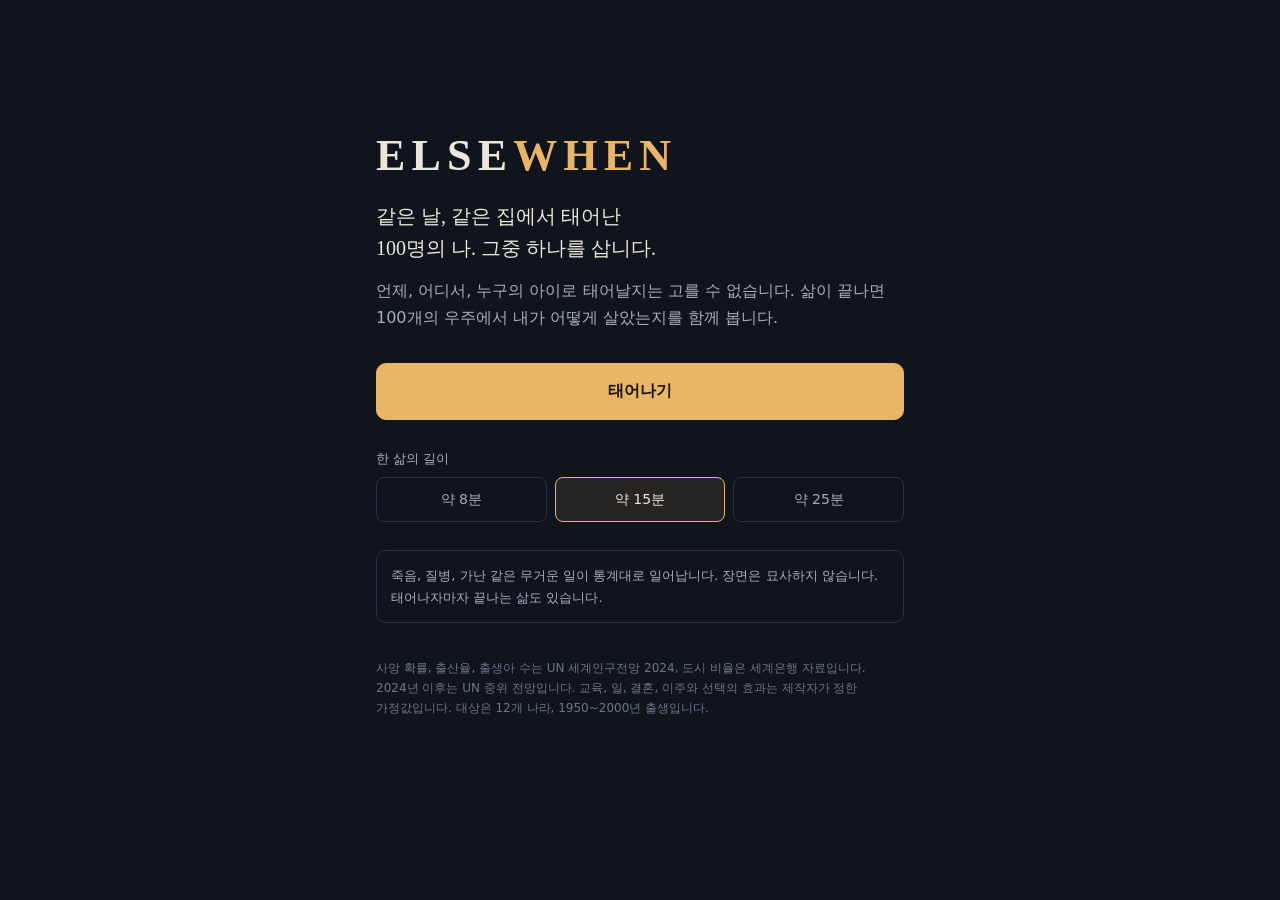
<file: index.html>
<!doctype html>
<html lang="ko">
<head>
<meta charset="utf-8">
<meta name="viewport" content="width=device-width, initial-scale=1">
<meta name="theme-color" content="#10141d">
<meta name="description" content="같은 날, 같은 집에서 태어난 100명의 나. 그중 하나를 삽니다. 실제 인구 통계로 돌아가는 평행우주 인생 시뮬레이션.">
<title>ELSEWHEN</title>
<link rel="stylesheet" href="style.css">
</head>
<body>
<main id="app" class="app">
  <p class="loading">불러오는 중…</p>
</main>
<div id="overlay" class="overlay" hidden></div>
<script type="module" src="js/ui.js"></script>
</body>
</html>
</file>
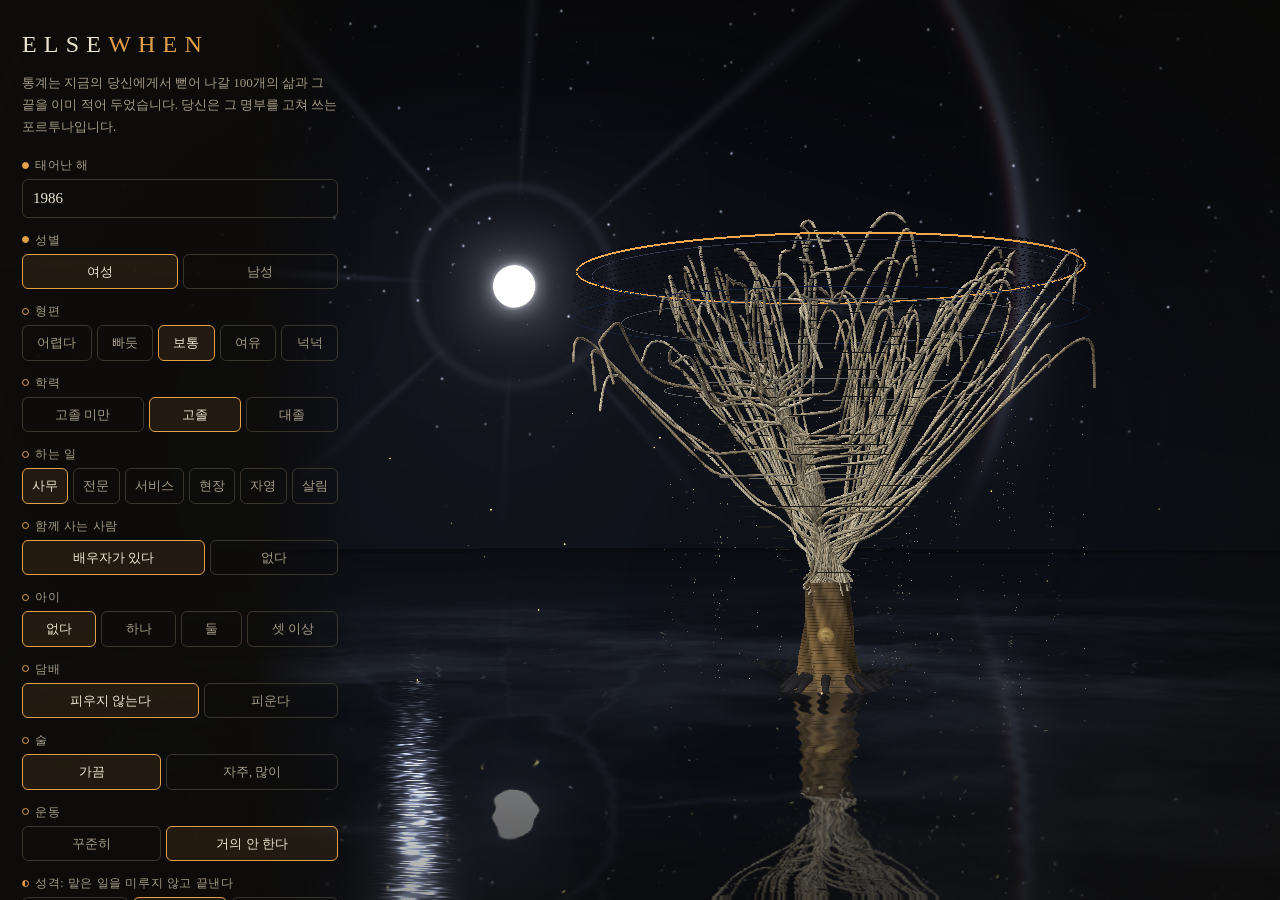
<file: fortuna.html>
<!doctype html>
<html lang="ko">
<head>
<meta charset="utf-8">
<meta name="viewport" content="width=device-width, initial-scale=1, viewport-fit=cover">
<meta name="theme-color" content="#0d0c0a">
<title>ELSEWHEN</title>
<style>
  :root { --ink: #ece4d2; --soft: #a39a86; --dim: #6b6558; --amber: #e2a04a; --line: #3a352c; --bg: #0d0c0a; }
  * { box-sizing: border-box; }
  html, body { height: 100%; margin: 0; background: var(--bg); color: var(--ink); overflow: hidden; }
  body { font: 15px/1.5 "Noto Serif KR", "Nanum Myeongjo", "AppleMyungjo", "Batang", Georgia, serif; -webkit-user-select: none; user-select: none; }
  canvas { position: fixed; inset: 0; width: 100%; height: 100%; display: block; touch-action: none; }
  .vignette { position: fixed; inset: 0; pointer-events: none; background: radial-gradient(ellipse at 50% 50%, rgba(13,12,10,0) 50%, rgba(13,12,10,0.8) 100%); }
  #hud { position: fixed; inset: 0; pointer-events: none; }
  .fade { opacity: 0; transition: opacity 0.9s; }
  .show { opacity: 1 !important; }
  [hidden] { display: none !important; }

  /* 입력 */
  #form { position: fixed; left: 0; top: 0; bottom: 0; width: min(360px, 100%); padding: 26px 22px 26px; overflow-y: auto; pointer-events: auto;
    background: linear-gradient(to right, rgba(13,12,10,0.94) 70%, rgba(13,12,10,0)); transition: opacity 0.8s, transform 0.8s; }
  #form { scrollbar-width: thin; scrollbar-color: #3a352c transparent; }
  #form::-webkit-scrollbar { width: 6px; }
  #form::-webkit-scrollbar-thumb { background: #3a352c; border-radius: 3px; }
  #form.gone { opacity: 0; transform: translateX(-30px); pointer-events: none; }
  #form h1 { margin: 0; font-size: 24px; font-weight: 500; letter-spacing: 0.3em; }
  #form h1 span { color: var(--amber); }
  #form .lead { margin: 10px 0 18px; font-size: 13px; color: var(--soft); line-height: 1.7; }
  .field { margin-top: 13px; }
  .field label { display: flex; align-items: center; gap: 6px; font-size: 12px; color: var(--soft); margin-bottom: 5px; letter-spacing: 0.05em; }
  .grade { width: 7px; height: 7px; border-radius: 50%; border: 1px solid var(--amber); display: inline-block; }
  .grade.stat { background: var(--amber); }
  .grade.research { background: linear-gradient(to right, var(--amber) 50%, transparent 50%); }
  .seg { display: flex; flex-wrap: wrap; gap: 5px; }
  .seg button { flex: 1 1 auto; padding: 7px 8px; font: inherit; font-size: 13px; color: var(--soft); background: transparent; border: 1px solid var(--line); border-radius: 6px; cursor: pointer; }
  .seg button[aria-pressed="true"] { color: var(--ink); border-color: var(--amber); background: rgba(226,160,74,0.1); }
  #year { width: 100%; padding: 7px 10px; font: inherit; font-size: 15px; color: var(--ink); background: transparent; border: 1px solid var(--line); border-radius: 6px; }
  #react { margin-top: 16px; min-height: 20px; font-size: 13px; color: var(--amber); letter-spacing: 0.04em; }
  #begin { margin-top: 10px; width: 100%; padding: 12px; font: inherit; font-size: 15px; letter-spacing: 0.2em; color: #1b1509; background: var(--amber); border: 0; border-radius: 8px; cursor: pointer; }
  .legend { margin-top: 14px; font-size: 11px; color: var(--dim); line-height: 1.8; }
  .legend .grade { margin-right: 4px; }

  /* 명부 */
  #ledger { position: absolute; right: 18px; top: 18px; bottom: 18px; width: 150px; text-align: right; pointer-events: none; }
  #ledger h2 { margin: 0 0 8px; font-size: 12px; font-weight: 500; color: var(--soft); letter-spacing: 0.25em; }
  #ledger h2 b { color: var(--ink); font-weight: 500; letter-spacing: 0.05em; margin-left: 6px; font-variant-numeric: tabular-nums; }
  #ledger ol { list-style: none; margin: 0; padding: 0; max-height: calc(100% - 30px); overflow: hidden;
    -webkit-mask-image: linear-gradient(to bottom, #000 55%, transparent); mask-image: linear-gradient(to bottom, #000 55%, transparent); }
  #ledger li { font-size: 13px; line-height: 1.9; font-style: italic; color: var(--soft); font-variant-numeric: tabular-nums; animation: ink 1.1s ease-out; pointer-events: auto; cursor: pointer; white-space: nowrap; }
  #ledger li b { font-weight: 500; font-style: normal; color: var(--ink); margin-right: 6px; }
  #ledger li:first-child { color: var(--ink); }
  @keyframes ink { from { opacity: 0; color: var(--amber); letter-spacing: 0.12em; } to { opacity: 1; letter-spacing: 0; } }
  #alive { position: absolute; left: 20px; bottom: 18px; font-size: 13px; color: var(--dim); font-variant-numeric: tabular-nums; letter-spacing: 0.08em; }

  /* 책 */
  #book { position: fixed; inset: 0; display: flex; align-items: center; justify-content: center; padding: 16px; pointer-events: none; background: rgba(13,12,10,0.72); }
  #book.show { pointer-events: auto; }
  #book .page { width: min(600px, 100%); max-height: 100%; overflow-y: auto; padding: 30px 30px 26px; background: #16130f; border: 1px solid var(--line); border-radius: 6px; box-shadow: 0 30px 80px rgba(0,0,0,0.6); scrollbar-width: thin; scrollbar-color: #3a352c transparent; }
  #book .kicker { margin: 0; font-size: 12px; color: var(--amber); letter-spacing: 0.25em; }
  #book h2 { margin: 6px 0 14px; font-size: 26px; font-weight: 500; letter-spacing: 0.12em; }
  #book .say { margin: 0 0 14px; font-size: 17px; line-height: 1.75; }
  #book .say b { color: var(--amber); font-weight: 500; }
  #book .say.small { font-size: 15px; margin: 18px 0 10px; }
  #bookList { list-style: none; margin: 0; padding: 12px 0; max-height: 34vh; overflow-y: auto; display: grid; grid-template-columns: 1fr 1fr; column-gap: 28px; border-top: 1px solid var(--line); border-bottom: 1px solid var(--line); scrollbar-width: thin; scrollbar-color: #3a352c transparent; }
  #bookList li { font-size: 13px; line-height: 1.85; font-style: italic; color: var(--soft); font-variant-numeric: tabular-nums; break-inside: avoid; }
  #bookList li i { font-style: normal; color: var(--dim); margin-right: 8px; font-size: 11px; }
  #bookList li s { color: var(--dim); }
  #bookList li em { color: var(--amber); font-style: italic; margin-left: 6px; }
  #bookList li.late em { color: #d98b7a; }
  #bookWager button { font-size: 15px; padding: 10px; }
  #bookGo, #bookAgain { margin-top: 16px; width: 100%; padding: 12px; font: inherit; font-size: 15px; letter-spacing: 0.2em; color: #1b1509; background: var(--amber); border: 0; border-radius: 8px; cursor: pointer; }
  #bookAgain { margin-top: 8px; background: transparent; color: var(--soft); border: 1px solid var(--line); }
  #bookGo:disabled { opacity: 0.35; cursor: default; }
  #count { position: absolute; left: 20px; top: 18px; font-size: 13px; color: var(--soft); letter-spacing: 0.06em; text-shadow: 0 0 12px var(--bg); }
  #count b { color: var(--amber); font-size: 22px; font-weight: 500; margin: 0 6px; font-variant-numeric: tabular-nums; }
  #grace { position: absolute; left: 20px; top: 56px; font-size: 12px; color: var(--soft); letter-spacing: 0.2em; }
  #grace i { display: inline-block; width: 9px; height: 9px; border-radius: 50%; margin-left: 7px; border: 1px solid var(--amber); }
  #grace i.on { background: var(--amber); box-shadow: 0 0 8px rgba(226,160,74,0.8); }
  #vows { position: absolute; left: 20px; top: 84px; margin: 0; padding: 0; list-style: none; width: min(260px, 60vw); }
  #vows li { font-size: 12px; line-height: 1.6; color: var(--soft); margin-top: 8px; padding-left: 16px; position: relative; animation: ink 1.2s ease-out; }
  #vows li::before { content: ''; position: absolute; left: 0; top: 6px; width: 8px; height: 8px; border-radius: 50%; border: 1px solid var(--amber); }
  #vows li b { color: var(--ink); font-weight: 500; margin-right: 5px; }
  #vows li.kept { color: var(--amber); }
  #vows li.kept::before { background: var(--amber); }
  #vows li.broken { color: var(--dim); text-decoration: line-through; }
  #vows li.broken::before { border-color: var(--dim); }
  #labels span.vow { color: var(--amber); font-size: 11px; letter-spacing: 0.08em; }
  #labels span { position: absolute; transform: translate(-50%, -50%); font-size: 12px; color: var(--soft); white-space: nowrap; text-shadow: 0 0 8px var(--bg), 0 0 3px var(--bg); opacity: 0; transition: opacity 0.8s; pointer-events: none; }
  #labels span.age { color: var(--dim); font-size: 11px; font-variant-numeric: tabular-nums; }
  #labels span.goal { color: var(--amber); letter-spacing: 0.1em; }
  @media (max-width: 640px) { #bookList { grid-template-columns: 1fr; } #book .page { padding: 22px 18px; } }

  .dot { display: inline-block; width: 9px; height: 9px; border-radius: 50%; margin-right: 9px; }
  .dot.warm { background: #ecb878; }
  .dot.cool { background: #8db7dc; }

  /* 질문 */
  #ask span { position: absolute; left: 0; right: 0; text-align: center; font-size: 15px; letter-spacing: 0.08em; text-shadow: 0 0 18px var(--bg), 0 0 6px var(--bg); transition: opacity 0.6s; }
  #ask #optA { top: 15vh; }
  #ask #optB { top: 19vh; }
  #ask.asking #optA, #ask.asking #optB { opacity: 0; }
  #qprompt { position: absolute; left: 0; right: 0; top: 8.5vh; margin: 0; padding: 0 24px; text-align: center; font-size: 20px; line-height: 1.5; text-shadow: 0 0 18px var(--bg), 0 0 6px var(--bg); }
  #answerForm { position: absolute; left: 50%; bottom: calc(10vh + 58px); transform: translateX(-50%); width: min(560px, 92vw); display: flex; gap: 8px; pointer-events: auto; transition: opacity 0.5s; }
  #ask:not(.asking) #answerForm { opacity: 0; pointer-events: none; }
  #answerText { flex: 1; min-width: 0; padding: 13px 15px; font: inherit; font-size: 16px; color: var(--ink); background: rgba(13,12,10,0.88); border: 1px solid var(--line); border-radius: 8px; }
  #answerText:focus { outline: none; border-color: var(--amber); }
  #answerText::placeholder { color: var(--dim); }
  #answerForm button { flex: none; padding: 0 20px; font: inherit; font-size: 15px; letter-spacing: 0.15em; color: #1b1509; background: var(--amber); border: 0; border-radius: 8px; cursor: pointer; }
  #answerForm.wait button { opacity: 0.4; cursor: default; }
  #answerForm.wait #answerText { color: var(--soft); }
  #choiceButtons { position: absolute; left: 50%; bottom: 10vh; transform: translateX(-50%); display: flex; gap: 8px; pointer-events: auto; }
  #choiceButtons button { padding: 11px 18px; font: inherit; font-size: 15px; color: var(--ink); background: rgba(13,12,10,0.88); border: 1px solid var(--line); border-radius: 8px; cursor: pointer; }
  #reading { position: absolute; left: 0; right: 0; bottom: 16vh; margin: 0; padding: 0 24px; text-align: center; font-size: 16px; font-style: italic; color: var(--amber); text-shadow: 0 0 14px var(--bg), 0 0 4px var(--bg); }
  #ask em { position: absolute; left: 0; right: 0; top: 4.5vh; text-align: center; font-style: normal; font-size: 13px; color: var(--amber); letter-spacing: 0.3em; text-shadow: 0 0 12px var(--bg), 0 0 4px var(--bg); }
  #hint2 { position: absolute; left: 0; right: 0; bottom: 5vh; text-align: center; font-size: 13px; color: var(--soft); letter-spacing: 0.18em; text-shadow: 0 0 12px var(--bg), 0 0 4px var(--bg); }
  #face { position: absolute; left: 0; right: 0; bottom: 0; padding: 70px 0 4vh; text-align: center; background: linear-gradient(to bottom, rgba(13,12,10,0), rgba(13,12,10,0.9) 60%); }
  #face p { margin: 0; }
  #faceLine { font-size: 18px; letter-spacing: 0.1em; }
  #faceSub { font-size: 13px; color: var(--soft); margin-top: 6px !important; font-variant-numeric: tabular-nums; letter-spacing: 0.06em; }
  #again { pointer-events: auto; margin-top: 14px; padding: 8px 20px; font: inherit; font-size: 13px; letter-spacing: 0.2em; color: var(--soft); background: transparent; border: 1px solid var(--line); border-radius: 999px; cursor: pointer; }
  #tag { position: absolute; transform: translate(-50%, -150%); font-size: 13px; padding: 4px 10px; background: rgba(13,12,10,0.85); border: 1px solid var(--line); border-radius: 4px; white-space: nowrap; font-variant-numeric: tabular-nums; }
  @media (max-width: 640px) { #ledger { width: 118px; right: 10px; } #ledger li { font-size: 12px; } }
</style>
</head>
<body>
<canvas id="c"></canvas>
<div class="vignette"></div>

<div id="hud">
  <div id="ledger" class="fade"><h2>명부<b id="ledgerCount">0</b></h2><ol id="ledgerList"></ol></div>
  <div id="alive" class="fade"></div>
  <div id="ask" class="fade">
    <em id="qword"></em>
    <p id="qprompt"></p>
    <span id="optA"></span><span id="optB"></span>
    <p id="reading"></p>
    <form id="answerForm" autocomplete="off">
      <input id="answerText" maxlength="300" placeholder="왜 그렇게 고르는가 · 적지 않아도 된다" aria-label="고르는 까닭">
    </form>
    <div id="choiceButtons" hidden><button type="button" data-o="0"></button><button type="button" data-o="1"></button></div>
  </div>
  <div id="hint2" class="fade"></div>
  <div id="count" class="fade"></div>
  <div id="grace" class="fade"></div>
  <ol id="vows" class="fade"></ol>
  <div id="labels"></div>
  <div id="tag" class="fade"></div>
</div>

<div id="book" class="fade">
  <div class="page">
    <p class="kicker" id="bookKicker"></p>
    <h2 id="bookTitle">포르투나의 명부</h2>
    <p class="say" id="bookSay"></p>
    <ol id="bookList"></ol>
    <p class="say small" id="bookAsk"></p>
    <div class="seg" id="bookWager"></div>
    <button id="bookGo" type="button"></button>
    <button id="bookAgain" type="button" hidden>처음으로</button>
  </div>
</div>

<form id="form" onsubmit="return false">
  <h1>ELSE<span>WHEN</span></h1>
  <p class="lead">통계는 지금의 당신에게서 뻗어 나갈 100개의 삶과 그 끝을 이미 적어 두었습니다. 당신은 그 명부를 고쳐 쓰는 포르투나입니다.</p>

  <div class="field"><label><i class="grade stat"></i>태어난 해</label><input id="year" type="number" min="1936" max="2008" value="1986" inputmode="numeric"></div>
  <div class="field"><label><i class="grade stat"></i>성별</label><div class="seg" data-key="sex"><button data-v="F">여성</button><button data-v="M">남성</button></div></div>
  <div class="field"><label><i class="grade"></i>형편</label><div class="seg" data-key="wealth"><button data-v="1">어렵다</button><button data-v="2">빠듯</button><button data-v="3">보통</button><button data-v="4">여유</button><button data-v="5">넉넉</button></div></div>
  <div class="field"><label><i class="grade"></i>학력</label><div class="seg" data-key="edu"><button data-v="2">고졸 미만</button><button data-v="3">고졸</button><button data-v="4">대졸</button></div></div>
  <div class="field"><label><i class="grade"></i>하는 일</label><div class="seg" data-key="job"><button data-v="office">사무</button><button data-v="professional">전문</button><button data-v="service">서비스</button><button data-v="labor">현장</button><button data-v="business">자영</button><button data-v="home">살림</button></div></div>
  <div class="field"><label><i class="grade"></i>함께 사는 사람</label><div class="seg" data-key="partner"><button data-v="1">배우자가 있다</button><button data-v="0">없다</button></div></div>
  <div class="field"><label><i class="grade"></i>아이</label><div class="seg" data-key="children"><button data-v="0">없다</button><button data-v="1">하나</button><button data-v="2">둘</button><button data-v="3">셋 이상</button></div></div>
  <div class="field"><label><i class="grade"></i>담배</label><div class="seg" data-key="smoking"><button data-v="0">피우지 않는다</button><button data-v="1">피운다</button></div></div>
  <div class="field"><label><i class="grade"></i>술</label><div class="seg" data-key="drinking"><button data-v="0">가끔</button><button data-v="1">자주, 많이</button></div></div>
  <div class="field"><label><i class="grade"></i>운동</label><div class="seg" data-key="exercise"><button data-v="1">꾸준히</button><button data-v="0">거의 안 한다</button></div></div>
  <div class="field"><label><i class="grade research"></i>성격: 맡은 일을 미루지 않고 끝낸다</label><div class="seg" data-key="conscientiousness"><button data-v="high">그렇다</button><button data-v="mid">보통</button><button data-v="low">아니다</button></div></div>

  <p id="react"></p>
  <button id="begin" type="button">명부를 편다</button>
  <p class="legend">
    <i class="grade stat"></i>실제 통계 (UN 인구전망, 미국)<br>
    <i class="grade research"></i>연구로 뒷받침 (관찰 연구의 위험비)<br>
    <i class="grade"></i>출처를 확인하지 않은 가정값<br>
    이것은 예언이 아니라 통계가 그리는 100가지 가능성입니다. 올해 이후의 수치는 모두 전망입니다. 입력한 내용과 적은 글은 이 기기 밖으로 나가지 않습니다. 프로토타입은 미국 통계로만 돕니다.
  </p>
</form>

<script type="module" src="js/fortuna/main.js"></script>
</body>
</html>
</file>
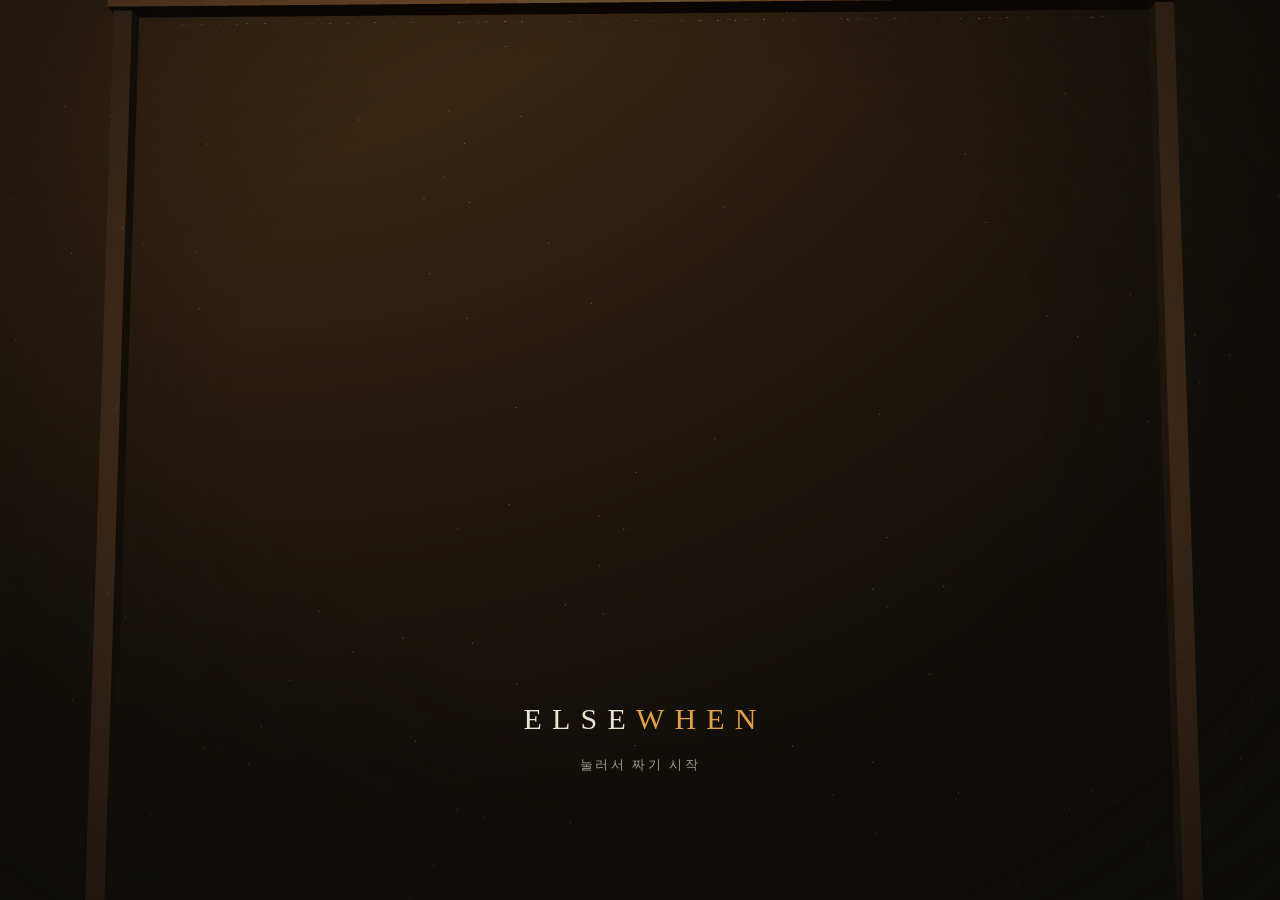
<file: loom.html>
<!doctype html>
<html lang="ko">
<head>
<meta charset="utf-8">
<meta name="viewport" content="width=device-width, initial-scale=1, viewport-fit=cover">
<meta name="theme-color" content="#0d0c0a">
<title>ELSEWHEN</title>
<style>
  :root { --ink: #ece4d2; --soft: #a39a86; --dim: #6b6558; --amber: #e2a04a; }
  * { box-sizing: border-box; }
  html, body { height: 100%; margin: 0; background: #0d0c0a; color: var(--ink); overflow: hidden; }
  body { font: 15px/1.5 "Noto Serif KR", "Nanum Myeongjo", "AppleMyungjo", "Batang", Georgia, serif; -webkit-user-select: none; user-select: none; }
  canvas { position: fixed; inset: 0; width: 100%; height: 100%; display: block; touch-action: none; }
  .vignette { position: fixed; inset: 0; pointer-events: none; background: radial-gradient(ellipse at 50% 42%, rgba(13,12,10,0) 45%, rgba(13,12,10,0.78) 100%); }
  #hud { position: fixed; inset: 0; pointer-events: none; }
  #title { position: absolute; left: 0; right: 0; bottom: 14vh; text-align: center; transition: opacity 1.2s; }
  #title h1 { margin: 0; font-size: 30px; font-weight: 500; letter-spacing: 0.34em; padding-left: 0.34em; }
  #title h1 span { color: var(--amber); }
  #title p { margin: 14px 0 0; font-size: 13px; color: var(--soft); letter-spacing: 0.2em; }
  #alive { position: absolute; left: 20px; bottom: 18px; font-size: 13px; color: var(--dim); font-variant-numeric: tabular-nums; letter-spacing: 0.08em; transition: opacity 1s; opacity: 0; }
  #ask { position: absolute; inset: 0; opacity: 0; transition: opacity 0.9s; }
  #ask span { position: absolute; left: 0; right: 0; text-align: center; font-size: 18px; letter-spacing: 0.1em; text-shadow: 0 0 18px #0d0c0a, 0 0 6px #0d0c0a; transition: color 0.2s, transform 0.2s; }
  #ask #optA { top: 17vh; }
  #ask #optB { bottom: 13vh; }
  #ask span.on { color: var(--amber); transform: scale(1.08); }
  #ask em { position: absolute; left: 0; right: 0; top: 12.5vh; text-align: center; font-style: normal; font-size: 14px; color: var(--ink); opacity: 0.8; letter-spacing: 0.3em; text-shadow: 0 0 12px #0d0c0a, 0 0 4px #0d0c0a; }
  #face { position: absolute; left: 0; right: 0; bottom: 0; padding: 90px 0 5vh; text-align: center; opacity: 0; transition: opacity 1.2s; background: linear-gradient(to bottom, rgba(13,12,10,0), rgba(13,12,10,0.9) 55%); }
  #face p { margin: 0; text-shadow: 0 0 14px #0d0c0a, 0 0 4px #0d0c0a; }
  #faceLine { font-size: 19px; letter-spacing: 0.1em; }
  #faceSub { font-size: 13px; color: var(--soft); margin-top: 6px !important; font-variant-numeric: tabular-nums; letter-spacing: 0.06em; }
  #again { pointer-events: auto; margin-top: 16px; padding: 8px 20px; font: inherit; font-size: 13px; letter-spacing: 0.2em; color: var(--soft); background: transparent; border: 1px solid #3a352c; border-radius: 999px; cursor: pointer; }
  #tag { position: absolute; transform: translate(-50%, -150%); font-size: 13px; padding: 4px 10px; background: rgba(13,12,10,0.82); border: 1px solid #3a352c; border-radius: 4px; white-space: nowrap; opacity: 0; transition: opacity 0.3s; font-variant-numeric: tabular-nums; }
  #hint2 { position: absolute; left: 0; right: 0; bottom: 6vh; text-align: center; font-size: 13px; color: var(--soft); letter-spacing: 0.18em; opacity: 0; transition: opacity 0.9s; text-shadow: 0 0 12px #0d0c0a, 0 0 4px #0d0c0a; }
  .show { opacity: 1 !important; }
</style>
</head>
<body>
<canvas id="c"></canvas>
<div class="vignette"></div>
<div id="hud">
  <div id="title"><h1>ELSE<span>WHEN</span></h1><p id="hint">불러오는 중</p></div>
  <div id="alive"></div>
  <div id="ask"><span id="optA"></span><em id="qword"></em><span id="optB"></span></div>
  <div id="face"><p id="faceLine"></p><p id="faceSub"></p><button id="again">다시 짜기</button></div>
  <div id="tag"></div>
  <div id="hint2"></div>
</div>
<script type="module" src="js/loom/main.js"></script>
</body>
</html>
</file>
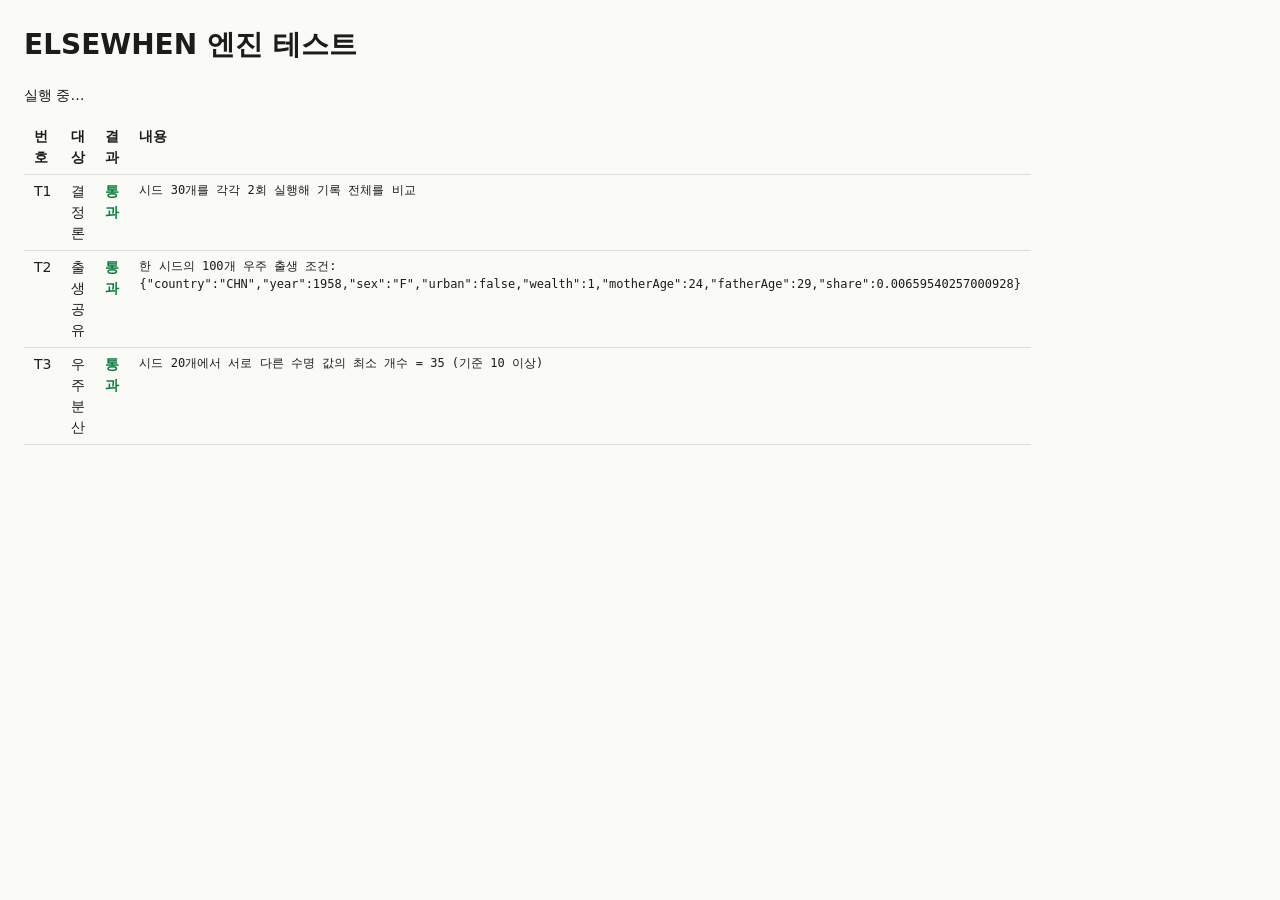
<file: tests.html>
<!doctype html>
<html lang="ko">
<head>
<meta charset="utf-8">
<meta name="viewport" content="width=device-width, initial-scale=1">
<title>ELSEWHEN 엔진 테스트</title>
<style>
  body { font: 14px/1.5 system-ui, sans-serif; margin: 24px; color: #1c1c1c; background: #fafaf7; }
  table { border-collapse: collapse; width: 100%; max-width: 980px; }
  th, td { border-bottom: 1px solid #ddd; padding: 6px 10px; text-align: left; vertical-align: top; }
  .pass { color: #0a7a3d; font-weight: 600; }
  .fail { color: #b3261e; font-weight: 600; }
  pre { white-space: pre-wrap; margin: 0; font-size: 12px; }
</style>
</head>
<body>
<h1>ELSEWHEN 엔진 테스트</h1>
<p id="status">실행 중…</p>
<table><thead><tr><th>번호</th><th>대상</th><th>결과</th><th>내용</th></tr></thead><tbody id="rows"></tbody></table>
<script type="module">
import { loadGame } from './js/load.js';
import { createLife, drawBirth, runToEnd, policyDecide, replayDecider } from './js/engine.js';
import { runOthers, branchLife, firstDifference } from './js/multiverse.js';

const results = [];
const rows = document.getElementById('rows');
function report(id, name, pass, detail) {
  results.push({ id, name, pass, detail });
  const tr = document.createElement('tr');
  tr.innerHTML = `<td>${id}</td><td>${name}</td><td class="${pass ? 'pass' : 'fail'}">${pass ? '통과' : '실패'}</td><td><pre></pre></td>`;
  tr.querySelector('pre').textContent = detail;
  rows.appendChild(tr);
}
const snap = (life) => JSON.stringify({ log: life.log, death: life.death, choices: life.choices });
const tick = () => new Promise((r) => setTimeout(r, 0));
const N = Number(new URLSearchParams(location.search).get('n')) || 2000;

try {
  const { world, defs } = await loadGame('.');
  const auto = (seed, universe, birth) => runToEnd(createLife(world, defs, { seed, universe, birth }), policyDecide);

  // T1 결정론
  {
    let same = true;
    for (let i = 0; i < 30; i++) if (snap(auto('t1-' + i, i % 7)) !== snap(auto('t1-' + i, i % 7))) same = false;
    report('T1', '결정론', same, '시드 30개를 각각 2회 실행해 기록 전체를 비교');
  }

  // T2 출생 공유
  {
    const base = JSON.stringify(auto('t2', 0).birth);
    let same = true;
    for (let u = 1; u < 100; u++) if (JSON.stringify(createLife(world, defs, { seed: 't2', universe: u }).birth) !== base) same = false;
    report('T2', '출생 공유', same, '한 시드의 100개 우주 출생 조건: ' + base);
  }

  // T3 우주 분산
  {
    let min = Infinity;
    for (let i = 0; i < 20; i++) {
      const lives = [auto('t3-' + i, 0), ...runOthers(world, defs, 't3-' + i)];
      min = Math.min(min, new Set(lives.map((l) => l.death.age)).size);
    }
    report('T3', '우주 분산', min >= 10, `시드 20개에서 서로 다른 수명 값의 최소 개수 = ${min} (기준 10 이상)`);
  }
  await tick();

  // T4 통계 수렴
  {
    const lines = [];
    let ok = true;
    let choiceSum = 0;
    let choiceN = 0;
    for (const c of world.codes) {
      let sum = 0;
      let expect = 0;
      for (let i = 0; i < N; i++) {
        const life = auto(`t4-${c}-${i}`, 1, { country: c, year: 1970 });
        sum += life.death.age;
        expect += world.cohortLife(c, life.birth.sex, 1970);
        if (life.death.age >= 70) {
          choiceSum += life.choices.length;
          choiceN++;
        }
      }
      const diff = sum / N - expect / N;
      if (Math.abs(diff) > 1.5) ok = false;
      lines.push(`${world.name(c)}: 모의 ${(sum / N).toFixed(2)}세, 생명표 ${(expect / N).toFixed(2)}세, 차이 ${diff >= 0 ? '+' : ''}${diff.toFixed(2)}`);
      await tick();
    }
    report('T4', '통계 수렴', ok, `1970년생, 나라당 자동 우주 ${N}개 (기준 차이 1.5년 이내)\n` + lines.join('\n'));
    report('참고', '선택지 수', choiceN > 0 && choiceSum / choiceN >= 8 && choiceSum / choiceN <= 12, `70세 이상 산 삶의 평균 선택지 수 = ${(choiceSum / choiceN).toFixed(1)} (목표 8~12)`);
  }

  // T5 출생 비율
  {
    const M = 100000;
    const count = {};
    for (let i = 0; i < M; i++) {
      const b = drawBirth(world, 't5-' + i);
      count[b.country] = (count[b.country] || 0) + 1;
    }
    let total = 0;
    const input = {};
    for (const c of world.codes) {
      input[c] = 0;
      for (let y = 1950; y <= 2000; y++) input[c] += world.births(c, y);
      total += input[c];
    }
    let worst = 0;
    const lines = world.codes.map((c) => {
      const a = (count[c] || 0) / M * 100;
      const b = input[c] / total * 100;
      worst = Math.max(worst, Math.abs(a - b));
      return `${world.name(c)}: 추첨 ${a.toFixed(2)}%, 입력 ${b.toFixed(2)}%`;
    });
    report('T5', '출생 비율', worst <= 0.5, `추첨 ${M}회, 최대 차이 ${worst.toFixed(2)}%p (기준 0.5%p 이내)\n` + lines.join('\n'));
  }
  await tick();

  // T6 되감기 전반: 바꾼 선택 이전의 기록은 같다
  {
    let checked = 0;
    let ok = true;
    for (let i = 0; checked < 30 && i < 400; i++) {
      const seed = 't6-' + i;
      const a = auto(seed, 0);
      if (a.choices.length < 3) continue;
      const k = Math.floor(a.choices.length / 2);
      const target = a.choices[k];
      const def = defs.choices.find((c) => c.id === target.id);
      const other = def.options.find((o) => o.id !== target.option).id;
      const changed = a.choices.slice(0, k).concat([{ ...target, option: other }]);
      const b = runToEnd(createLife(world, defs, { seed, universe: 0 }), replayDecider(changed, policyDecide));
      const before = (life) => JSON.stringify(life.log.filter((e) => e.age < target.age));
      if (before(a) !== before(b)) ok = false;
      if (b.choices[k].option !== other) ok = false;
      checked++;
    }
    report('T6', '되감기 전반', ok && checked === 30, `삶 ${checked}개에서 가운데 선택을 바꾸고 그 나이 이전 기록을 비교`);
  }

  // T6-2 분기 지점: 되감은 삶은 바꾼 선택의 나이에서 멈추고, 끝까지 살면 선택 기록이 그 자리에서만 갈라진다
  {
    let checked = 0;
    let ok = true;
    for (let i = 0; checked < 30 && i < 400; i++) {
      const seed = 't6b-' + i;
      const a = auto(seed, 0);
      if (a.choices.length < 2) continue;
      const k = a.choices.length - 2;
      const target = a.choices[k];
      const other = defs.choices.find((c) => c.id === target.id).options.find((o) => o.id !== target.option).id;
      const b = branchLife(world, defs, seed, a.choices, k, other);
      if (!b.alive || b.pending || b.age !== target.age || b.choices.length !== k + 1 || b.choices[k].option !== other) ok = false;
      if (JSON.stringify(b.log.slice(0, target.age)) !== JSON.stringify(a.log.slice(0, target.age))) ok = false;
      runToEnd(b, policyDecide);
      if (firstDifference(a.choices, b.choices) !== k) ok = false;
      checked++;
    }
    report('T6-2', '분기 지점', ok && checked === 30, `삶 ${checked}개를 되감아 멈춘 나이, 이전 기록, 갈라진 위치를 확인`);
  }

  // T7 되감기 운 유지: 효과가 없는 옵션끼리 바꾸면 선택 항목 외 전체 기록이 같다
  {
    const neutral = { id: 'neutral', ages: [20, 20], chance: 1, when: [], prompt: '', options: [{ id: 'a', label: 'a' }, { id: 'b', label: 'b' }], policy: 0.5 };
    const defs2 = { choices: [neutral, ...defs.choices] };
    const strip = (life) => JSON.stringify({ death: life.death, log: life.log.map((e) => ({ ...e, choice: e.choice && e.choice.id === 'neutral' ? null : e.choice })) });
    let checked = 0;
    let ok = true;
    for (let i = 0; checked < 30 && i < 400; i++) {
      const seed = 't7-' + i;
      const run = (opt) => runToEnd(createLife(world, defs2, { seed, universe: 0 }), (life, c) => (c.id === 'neutral' ? opt : policyDecide(life, c)));
      const a = run('a');
      if (a.death.age <= 20) continue;
      const b = run('b');
      if (strip(a) !== strip(b)) ok = false;
      checked++;
    }
    report('T7', '되감기 운 유지', ok && checked === 30, `삶 ${checked}개에서 효과 없는 선택을 바꾸고 기록 전체를 비교`);
  }

  // T10 성능
  {
    const t0 = performance.now();
    const rounds = 20;
    for (let i = 0; i < rounds; i++) runOthers(world, defs, 't10-' + i);
    const ms = (performance.now() - t0) / rounds;
    report('T10', '성능', ms <= 200, `자동 우주 99개 전체 계산 평균 ${ms.toFixed(1)}ms (기준 200ms 이하, 이 기기 기준)`);
  }

  document.getElementById('status').textContent = results.every((r) => r.pass) ? '모두 통과' : '실패 항목 있음';
} catch (e) {
  document.getElementById('status').textContent = '오류: ' + e.message;
  results.push({ id: 'ERR', name: 'error', pass: false, detail: String(e && e.stack || e) });
}
window.__results = results;
window.__done = true;
</script>
</body>
</html>
</file>
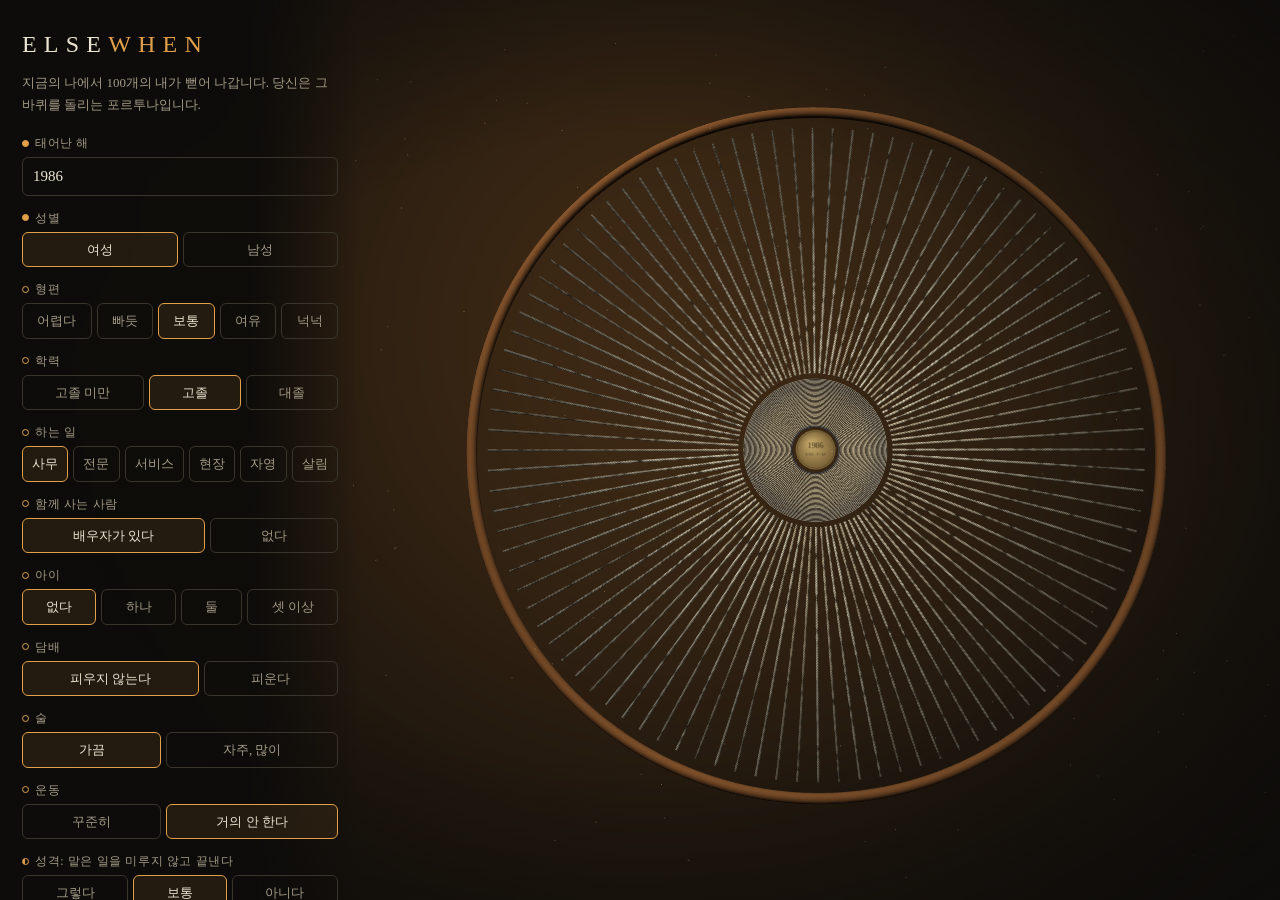
<file: wheel.html>
<!doctype html>
<html lang="ko">
<head>
<meta charset="utf-8">
<meta name="viewport" content="width=device-width, initial-scale=1, viewport-fit=cover">
<meta name="theme-color" content="#0d0c0a">
<title>ELSEWHEN</title>
<style>
  :root { --ink: #ece4d2; --soft: #a39a86; --dim: #6b6558; --amber: #e2a04a; --line: #3a352c; --bg: #0d0c0a; }
  * { box-sizing: border-box; }
  html, body { height: 100%; margin: 0; background: var(--bg); color: var(--ink); overflow: hidden; }
  body { font: 15px/1.5 "Noto Serif KR", "Nanum Myeongjo", "AppleMyungjo", "Batang", Georgia, serif; -webkit-user-select: none; user-select: none; }
  canvas { position: fixed; inset: 0; width: 100%; height: 100%; display: block; touch-action: none; }
  .vignette { position: fixed; inset: 0; pointer-events: none; background: radial-gradient(ellipse at 50% 50%, rgba(13,12,10,0) 50%, rgba(13,12,10,0.8) 100%); }
  #hud { position: fixed; inset: 0; pointer-events: none; }
  .fade { opacity: 0; transition: opacity 0.9s; }
  .show { opacity: 1 !important; }

  /* 입력 */
  #form { position: fixed; left: 0; top: 0; bottom: 0; width: min(360px, 100%); padding: 26px 22px 26px; overflow-y: auto; pointer-events: auto;
    background: linear-gradient(to right, rgba(13,12,10,0.94) 70%, rgba(13,12,10,0)); transition: opacity 0.8s, transform 0.8s; }
  #form { scrollbar-width: thin; scrollbar-color: #3a352c transparent; }
  #form::-webkit-scrollbar { width: 6px; }
  #form::-webkit-scrollbar-thumb { background: #3a352c; border-radius: 3px; }
  #form.gone { opacity: 0; transform: translateX(-30px); pointer-events: none; }
  #form h1 { margin: 0; font-size: 24px; font-weight: 500; letter-spacing: 0.3em; }
  #form h1 span { color: var(--amber); }
  #form .lead { margin: 10px 0 18px; font-size: 13px; color: var(--soft); line-height: 1.7; }
  .field { margin-top: 13px; }
  .field label { display: flex; align-items: center; gap: 6px; font-size: 12px; color: var(--soft); margin-bottom: 5px; letter-spacing: 0.05em; }
  .grade { width: 7px; height: 7px; border-radius: 50%; border: 1px solid var(--amber); display: inline-block; }
  .grade.stat { background: var(--amber); }
  .grade.research { background: linear-gradient(to right, var(--amber) 50%, transparent 50%); }
  .seg { display: flex; flex-wrap: wrap; gap: 5px; }
  .seg button { flex: 1 1 auto; padding: 7px 8px; font: inherit; font-size: 13px; color: var(--soft); background: transparent; border: 1px solid var(--line); border-radius: 6px; cursor: pointer; }
  .seg button[aria-pressed="true"] { color: var(--ink); border-color: var(--amber); background: rgba(226,160,74,0.1); }
  #year { width: 100%; padding: 7px 10px; font: inherit; font-size: 15px; color: var(--ink); background: transparent; border: 1px solid var(--line); border-radius: 6px; }
  #react { margin-top: 16px; min-height: 20px; font-size: 13px; color: var(--amber); letter-spacing: 0.04em; }
  #begin { margin-top: 10px; width: 100%; padding: 12px; font: inherit; font-size: 15px; letter-spacing: 0.2em; color: #1b1509; background: var(--amber); border: 0; border-radius: 8px; cursor: pointer; }
  .legend { margin-top: 14px; font-size: 11px; color: var(--dim); line-height: 1.8; }
  .legend .grade { margin-right: 4px; }

  /* 명부 */
  #ledger { position: absolute; right: 18px; top: 18px; bottom: 18px; width: 150px; text-align: right; pointer-events: none; }
  #ledger h2 { margin: 0 0 8px; font-size: 12px; font-weight: 500; color: var(--soft); letter-spacing: 0.25em; }
  #ledger h2 b { color: var(--ink); font-weight: 500; letter-spacing: 0.05em; margin-left: 6px; font-variant-numeric: tabular-nums; }
  #ledger ol { list-style: none; margin: 0; padding: 0; max-height: calc(100% - 30px); overflow: hidden;
    -webkit-mask-image: linear-gradient(to bottom, #000 55%, transparent); mask-image: linear-gradient(to bottom, #000 55%, transparent); }
  #ledger li { font-size: 13px; line-height: 1.9; font-style: italic; color: var(--soft); font-variant-numeric: tabular-nums; animation: ink 1.1s ease-out; pointer-events: auto; cursor: pointer; white-space: nowrap; }
  #ledger li b { font-weight: 500; font-style: normal; color: var(--ink); margin-right: 6px; }
  #ledger li:first-child { color: var(--ink); }
  @keyframes ink { from { opacity: 0; color: var(--amber); letter-spacing: 0.12em; } to { opacity: 1; letter-spacing: 0; } }
  #alive { position: absolute; left: 20px; bottom: 18px; font-size: 13px; color: var(--dim); font-variant-numeric: tabular-nums; letter-spacing: 0.08em; }

  /* 질문 */
  #ask span { position: absolute; left: 0; right: 0; text-align: center; font-size: 17px; letter-spacing: 0.1em; text-shadow: 0 0 18px var(--bg), 0 0 6px var(--bg); }
  #ask #optA { top: 9vh; }
  #ask #optB { bottom: 12vh; }
  #ask em { position: absolute; left: 0; right: 0; top: 4.5vh; text-align: center; font-style: normal; font-size: 13px; color: var(--amber); letter-spacing: 0.3em; text-shadow: 0 0 12px var(--bg), 0 0 4px var(--bg); }
  #hint2 { position: absolute; left: 0; right: 0; bottom: 5vh; text-align: center; font-size: 13px; color: var(--soft); letter-spacing: 0.18em; text-shadow: 0 0 12px var(--bg), 0 0 4px var(--bg); }
  #face { position: absolute; left: 0; right: 0; bottom: 0; padding: 70px 0 4vh; text-align: center; background: linear-gradient(to bottom, rgba(13,12,10,0), rgba(13,12,10,0.9) 60%); }
  #face p { margin: 0; }
  #faceLine { font-size: 18px; letter-spacing: 0.1em; }
  #faceSub { font-size: 13px; color: var(--soft); margin-top: 6px !important; font-variant-numeric: tabular-nums; letter-spacing: 0.06em; }
  #again { pointer-events: auto; margin-top: 14px; padding: 8px 20px; font: inherit; font-size: 13px; letter-spacing: 0.2em; color: var(--soft); background: transparent; border: 1px solid var(--line); border-radius: 999px; cursor: pointer; }
  #tag { position: absolute; transform: translate(-50%, -150%); font-size: 13px; padding: 4px 10px; background: rgba(13,12,10,0.85); border: 1px solid var(--line); border-radius: 4px; white-space: nowrap; font-variant-numeric: tabular-nums; }
  @media (max-width: 640px) { #ledger { width: 118px; right: 10px; } #ledger li { font-size: 12px; } }
</style>
</head>
<body>
<canvas id="c"></canvas>
<div class="vignette"></div>

<div id="hud">
  <div id="ledger" class="fade"><h2>명부<b id="ledgerCount">0</b></h2><ol id="ledgerList"></ol></div>
  <div id="alive" class="fade"></div>
  <div id="ask" class="fade"><em id="qword"></em><span id="optA"></span><span id="optB"></span></div>
  <div id="hint2" class="fade"></div>
  <div id="face" class="fade"><p id="faceLine"></p><p id="faceSub"></p><button id="again">처음으로</button></div>
  <div id="tag" class="fade"></div>
</div>

<form id="form" onsubmit="return false">
  <h1>ELSE<span>WHEN</span></h1>
  <p class="lead">지금의 나에서 100개의 내가 뻗어 나갑니다. 당신은 그 바퀴를 돌리는 포르투나입니다.</p>

  <div class="field"><label><i class="grade stat"></i>태어난 해</label><input id="year" type="number" min="1936" max="2008" value="1986" inputmode="numeric"></div>
  <div class="field"><label><i class="grade stat"></i>성별</label><div class="seg" data-key="sex"><button data-v="F">여성</button><button data-v="M">남성</button></div></div>
  <div class="field"><label><i class="grade"></i>형편</label><div class="seg" data-key="wealth"><button data-v="1">어렵다</button><button data-v="2">빠듯</button><button data-v="3">보통</button><button data-v="4">여유</button><button data-v="5">넉넉</button></div></div>
  <div class="field"><label><i class="grade"></i>학력</label><div class="seg" data-key="edu"><button data-v="2">고졸 미만</button><button data-v="3">고졸</button><button data-v="4">대졸</button></div></div>
  <div class="field"><label><i class="grade"></i>하는 일</label><div class="seg" data-key="job"><button data-v="office">사무</button><button data-v="professional">전문</button><button data-v="service">서비스</button><button data-v="labor">현장</button><button data-v="business">자영</button><button data-v="home">살림</button></div></div>
  <div class="field"><label><i class="grade"></i>함께 사는 사람</label><div class="seg" data-key="partner"><button data-v="1">배우자가 있다</button><button data-v="0">없다</button></div></div>
  <div class="field"><label><i class="grade"></i>아이</label><div class="seg" data-key="children"><button data-v="0">없다</button><button data-v="1">하나</button><button data-v="2">둘</button><button data-v="3">셋 이상</button></div></div>
  <div class="field"><label><i class="grade"></i>담배</label><div class="seg" data-key="smoking"><button data-v="0">피우지 않는다</button><button data-v="1">피운다</button></div></div>
  <div class="field"><label><i class="grade"></i>술</label><div class="seg" data-key="drinking"><button data-v="0">가끔</button><button data-v="1">자주, 많이</button></div></div>
  <div class="field"><label><i class="grade"></i>운동</label><div class="seg" data-key="exercise"><button data-v="1">꾸준히</button><button data-v="0">거의 안 한다</button></div></div>
  <div class="field"><label><i class="grade research"></i>성격: 맡은 일을 미루지 않고 끝낸다</label><div class="seg" data-key="conscientiousness"><button data-v="high">그렇다</button><button data-v="mid">보통</button><button data-v="low">아니다</button></div></div>

  <p id="react"></p>
  <button id="begin" type="button">바퀴를 돌린다</button>
  <p class="legend">
    <i class="grade stat"></i>실제 통계 (UN 인구전망, 미국)<br>
    <i class="grade research"></i>연구로 뒷받침 (관찰 연구의 위험비)<br>
    <i class="grade"></i>출처를 확인하지 않은 가정값<br>
    이것은 예언이 아니라 통계가 그리는 100가지 가능성입니다. 올해 이후의 수치는 모두 전망입니다. 입력한 내용은 이 기기 밖으로 나가지 않습니다. 프로토타입은 미국 통계로만 돕니다.
  </p>
</form>

<script type="module" src="js/wheel/main.js"></script>
</body>
</html>
</file>
<file: style.css>
:root {
  --bg: #10141d;
  --panel: #171c28;
  --line: #2a3142;
  --ink: #ece7da;
  --soft: #a7adbd;
  --dim: #6d7488;
  --me: #e9b666;
  --me-ink: #1b1509;
  --alive: #8f9bb8;
  --gone: #2c3345;
  --warn: #d98b7a;
  --serif: "Noto Serif KR", "Nanum Myeongjo", "AppleMyungjo", "Batang", Georgia, serif;
  --sans: system-ui, -apple-system, "Pretendard", "Apple SD Gothic Neo", "Malgun Gothic", sans-serif;
}

* { box-sizing: border-box; }
html { -webkit-text-size-adjust: 100%; }
body {
  margin: 0;
  background: var(--bg);
  color: var(--ink);
  font: 16px/1.65 var(--sans);
  word-break: keep-all;
  overflow-wrap: anywhere;
}
.app { max-width: 560px; margin: 0 auto; padding: 24px 16px 96px; min-height: 100vh; }
.loading { color: var(--dim); padding-top: 40vh; text-align: center; }

h1, h2, h3 { font-family: var(--serif); font-weight: 600; margin: 0; }
p { margin: 0; }
button { font: inherit; color: inherit; cursor: pointer; }
button:focus-visible, a:focus-visible, circle:focus-visible { outline: 2px solid var(--me); outline-offset: 2px; }

.btn {
  display: block; width: 100%; padding: 14px 16px; border-radius: 10px;
  border: 1px solid var(--line); background: var(--panel); text-align: center;
}
.btn.primary { background: var(--me); border-color: var(--me); color: var(--me-ink); font-weight: 700; }
.btn.ghost { background: transparent; }
.btn + .btn { margin-top: 10px; }
.small { font-size: 13px; color: var(--soft); }
.dim { color: var(--dim); }
.num { font-variant-numeric: tabular-nums; }

/* 시작 */
.start { padding-top: 12vh; }
.wordmark { font-family: var(--serif); font-size: 44px; letter-spacing: 0.14em; line-height: 1.1; }
.wordmark span { color: var(--me); }
.tagline { font-family: var(--serif); font-size: 20px; line-height: 1.6; margin-top: 20px; }
.lead { color: var(--soft); margin-top: 14px; }
.actions { margin-top: 32px; }
.field { margin-top: 28px; }
.field legend, .label { font-size: 13px; color: var(--soft); padding: 0; margin-bottom: 8px; }
fieldset { border: 0; padding: 0; margin: 0; }
.seg { display: flex; gap: 8px; }
.seg button {
  flex: 1; padding: 10px 6px; border-radius: 8px; border: 1px solid var(--line);
  background: transparent; font-size: 14px; color: var(--soft);
}
.seg button[aria-pressed="true"] { border-color: var(--me); color: var(--ink); background: rgba(233, 182, 102, 0.1); }
.notice { margin-top: 28px; padding: 14px; border: 1px solid var(--line); border-radius: 10px; font-size: 13px; color: var(--soft); }
.past { margin-top: 32px; }
.past h2 { font-size: 16px; margin-bottom: 8px; }
.past button {
  display: block; width: 100%; text-align: left; padding: 10px 0; background: none; border: 0;
  border-top: 1px solid var(--line); font-size: 14px; color: var(--soft);
}
.foot { margin-top: 36px; font-size: 12px; color: var(--dim); }

/* 출생 */
.birth { padding-top: 10vh; }
.birth .year { font-family: var(--serif); font-size: 64px; line-height: 1; color: var(--me); }
.birth h1 { font-size: 26px; line-height: 1.5; margin-top: 18px; }
.facts { margin: 28px 0 0; padding: 0; list-style: none; border-top: 1px solid var(--line); }
.facts li { display: flex; justify-content: space-between; gap: 16px; padding: 12px 0; border-bottom: 1px solid var(--line); font-size: 14px; }
.facts li span:first-child { color: var(--soft); }
.facts li span:last-child { text-align: right; }
.opened { margin-top: 28px; font-family: var(--serif); font-size: 18px; line-height: 1.7; }

/* 삶 */
.life-head {
  position: sticky; top: 0; z-index: 5; background: var(--bg);
  padding: 12px 0 12px; border-bottom: 1px solid var(--line); margin: -24px 0 0; padding-top: 16px;
}
.life-top { display: flex; align-items: baseline; justify-content: space-between; gap: 12px; }
.age { font-family: var(--serif); font-size: 40px; line-height: 1; }
.age small { font-size: 16px; color: var(--soft); margin-left: 2px; }
.where { font-size: 13px; color: var(--soft); text-align: right; }
.multi { display: flex; align-items: center; gap: 12px; margin-top: 12px; }
.grid { display: grid; grid-template-columns: repeat(25, 1fr); gap: 2px; flex: 1; }
.grid i { display: block; aspect-ratio: 1; border-radius: 2px; background: var(--alive); transition: background 0.4s; }
.grid i.gone { background: var(--gone); }
.grid i.me { background: var(--me); }
.alive-count { font-size: 12px; color: var(--soft); white-space: nowrap; text-align: right; }
.alive-count b { display: block; font-size: 18px; color: var(--ink); font-family: var(--serif); }
.chips { display: flex; flex-wrap: wrap; gap: 6px; margin-top: 10px; }
.chips span { font-size: 12px; padding: 3px 8px; border: 1px solid var(--line); border-radius: 999px; color: var(--soft); }
.controls { display: flex; gap: 6px; margin-top: 10px; }
.controls button {
  flex: 1; padding: 8px 4px; border-radius: 8px; border: 1px solid var(--line); background: transparent;
  font-size: 13px; color: var(--soft);
}
.controls button[aria-pressed="true"] { border-color: var(--me); color: var(--ink); }

.feed { list-style: none; margin: 0; padding: 8px 0 0; }
.feed li { display: grid; grid-template-columns: 64px 1fr; gap: 8px; padding: 10px 0; border-bottom: 1px solid rgba(42, 49, 66, 0.6); animation: rise 0.35s ease-out; }
.feed .when { font-size: 12px; color: var(--dim); line-height: 1.4; padding-top: 3px; }
.feed .when b { display: block; font-size: 14px; color: var(--soft); font-weight: 600; }
.feed p + p { margin-top: 4px; }
.feed .quiet { color: var(--dim); }
.feed .choice { color: var(--me); }
.feed .death { font-family: var(--serif); font-size: 18px; }
.feed .else { font-size: 13px; color: var(--dim); }
.feed .note { grid-column: 1 / -1; font-size: 13px; color: var(--soft); border: 1px dashed var(--line); border-radius: 8px; padding: 10px 12px; }
@keyframes rise { from { opacity: 0; transform: translateY(6px); } to { opacity: 1; transform: none; } }
@media (prefers-reduced-motion: reduce) { .feed li { animation: none; } .grid i { transition: none; } }

/* 선택지, 우주 열람 */
.overlay { position: fixed; inset: 0; z-index: 20; background: rgba(8, 10, 15, 0.72); display: flex; align-items: flex-end; justify-content: center; }
.overlay[hidden] { display: none; }
.sheet {
  width: 100%; max-width: 560px; max-height: 88vh; overflow: auto; background: var(--panel);
  border: 1px solid var(--line); border-bottom: 0; border-radius: 16px 16px 0 0; padding: 22px 16px 28px;
}
.sheet .area { font-size: 12px; color: var(--me); letter-spacing: 0.08em; }
.sheet h2 { font-size: 21px; line-height: 1.55; margin: 8px 0 18px; }
.sheet .close { margin-top: 18px; }

/* 결말 */
.ending { padding-top: 6vh; }
.ending .kicker { font-size: 13px; color: var(--me); letter-spacing: 0.1em; }
.ending h1 { font-size: 30px; line-height: 1.4; margin-top: 8px; }
.story { font-family: var(--serif); font-size: 17px; line-height: 1.9; margin-top: 18px; }
.section { margin-top: 40px; }
.section h2 { font-size: 19px; margin-bottom: 6px; }
.section > .small { margin-bottom: 14px; }
.shares { display: grid; grid-template-columns: 1fr 1fr; gap: 10px; margin-top: 14px; }
.share { border: 1px solid var(--line); border-radius: 12px; padding: 14px; }
.share b { display: block; font-family: var(--serif); font-size: 30px; line-height: 1.2; }
.share.choice b { color: var(--me); }
.share span { font-size: 12px; color: var(--soft); }
.dots { width: 100%; height: auto; display: block; margin-top: 8px; }
.dots circle { cursor: pointer; }
.callouts { list-style: none; padding: 0; margin: 14px 0 0; }
.callouts li { padding: 8px 0; border-top: 1px solid var(--line); font-size: 15px; }
.callouts b { color: var(--me); font-weight: 600; }
.bars { list-style: none; padding: 0; margin: 0; }
.bars li { display: grid; grid-template-columns: 118px 1fr 34px; gap: 8px; align-items: center; padding: 5px 0; font-size: 13px; }
.bars .track { height: 8px; border-radius: 4px; background: var(--gone); overflow: hidden; }
.bars .fill { height: 100%; background: var(--alive); border-radius: 4px; }
.bars li.mine .fill { background: var(--me); }
.bars li.mine span:first-child { color: var(--me); }
.bars .n { text-align: right; color: var(--soft); }
.timeline { list-style: none; padding: 0; margin: 0; }
.timeline li { display: grid; grid-template-columns: 64px 1fr; gap: 8px; padding: 8px 0; border-top: 1px solid var(--line); font-size: 14px; }
.timeline .when { color: var(--dim); font-size: 12px; padding-top: 2px; }
.timeline .choice { color: var(--me); }
.timeline .proj { color: var(--dim); font-size: 11px; }
.rewind {
  margin-top: 8px; padding: 6px 12px; border-radius: 999px; border: 1px solid var(--me);
  background: transparent; color: var(--me); font-size: 13px;
}
.btn .prev { display: block; font-size: 12px; color: var(--me); margin-top: 2px; }
.sheet .hint { margin-top: 14px; }
.feed .note.fork { border-color: var(--me); color: var(--ink); }

/* 두 삶 비교 */
.pair { list-style: none; padding: 0; margin: 0; }
.pair li { display: grid; grid-template-columns: 38px 1fr 1fr; gap: 8px; padding: 8px 0; border-top: 1px solid var(--line); font-size: 13px; line-height: 1.55; }
.pair li.head { border-top: 0; font-size: 12px; color: var(--soft); padding-bottom: 4px; }
.pair li.head div:last-child { color: var(--me); }
.pair li.fork { border-top: 1px dashed var(--ink); }
.pair .when { color: var(--dim); font-size: 12px; padding-top: 1px; }
.pair p + p { margin-top: 4px; }
.pair .same { color: var(--dim); }
.pair .diff { color: var(--ink); }
.pair li > div:last-child .diff { color: var(--me); }
.pair .death { font-family: var(--serif); }
</file>
